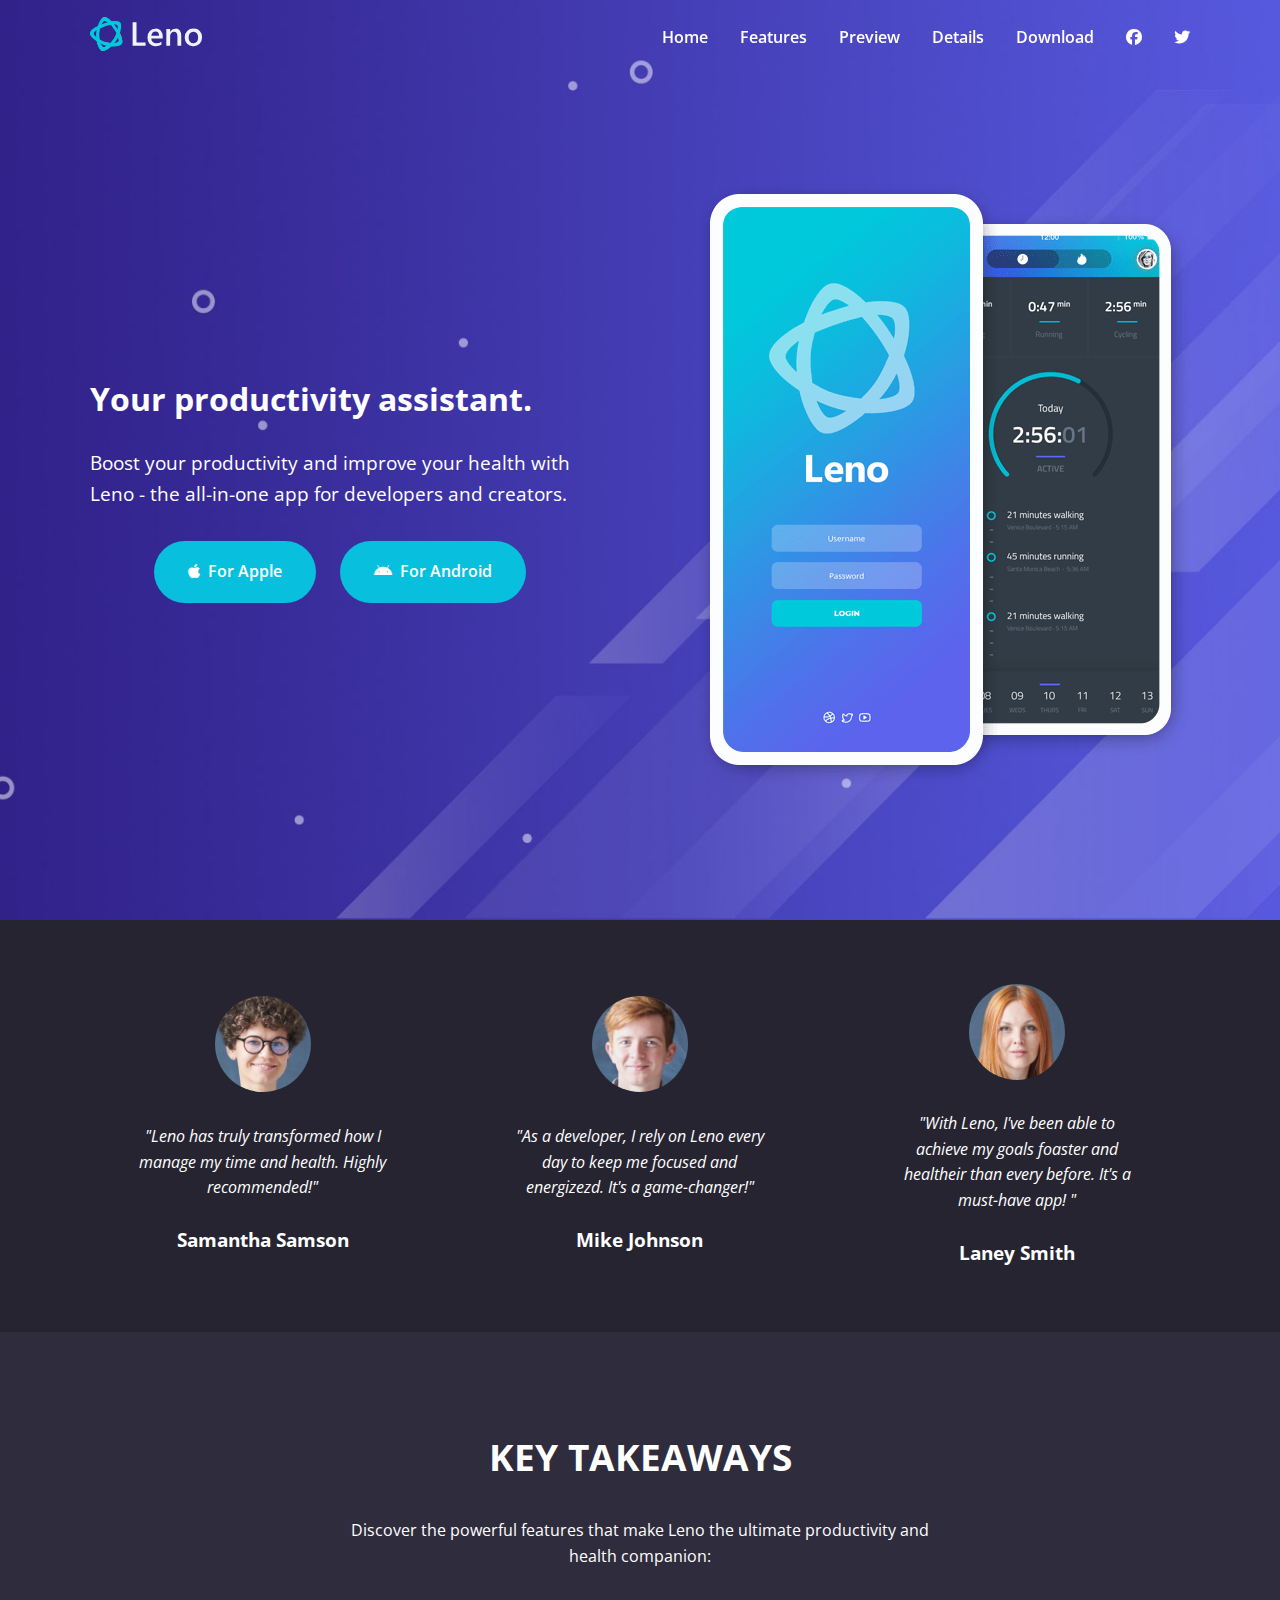
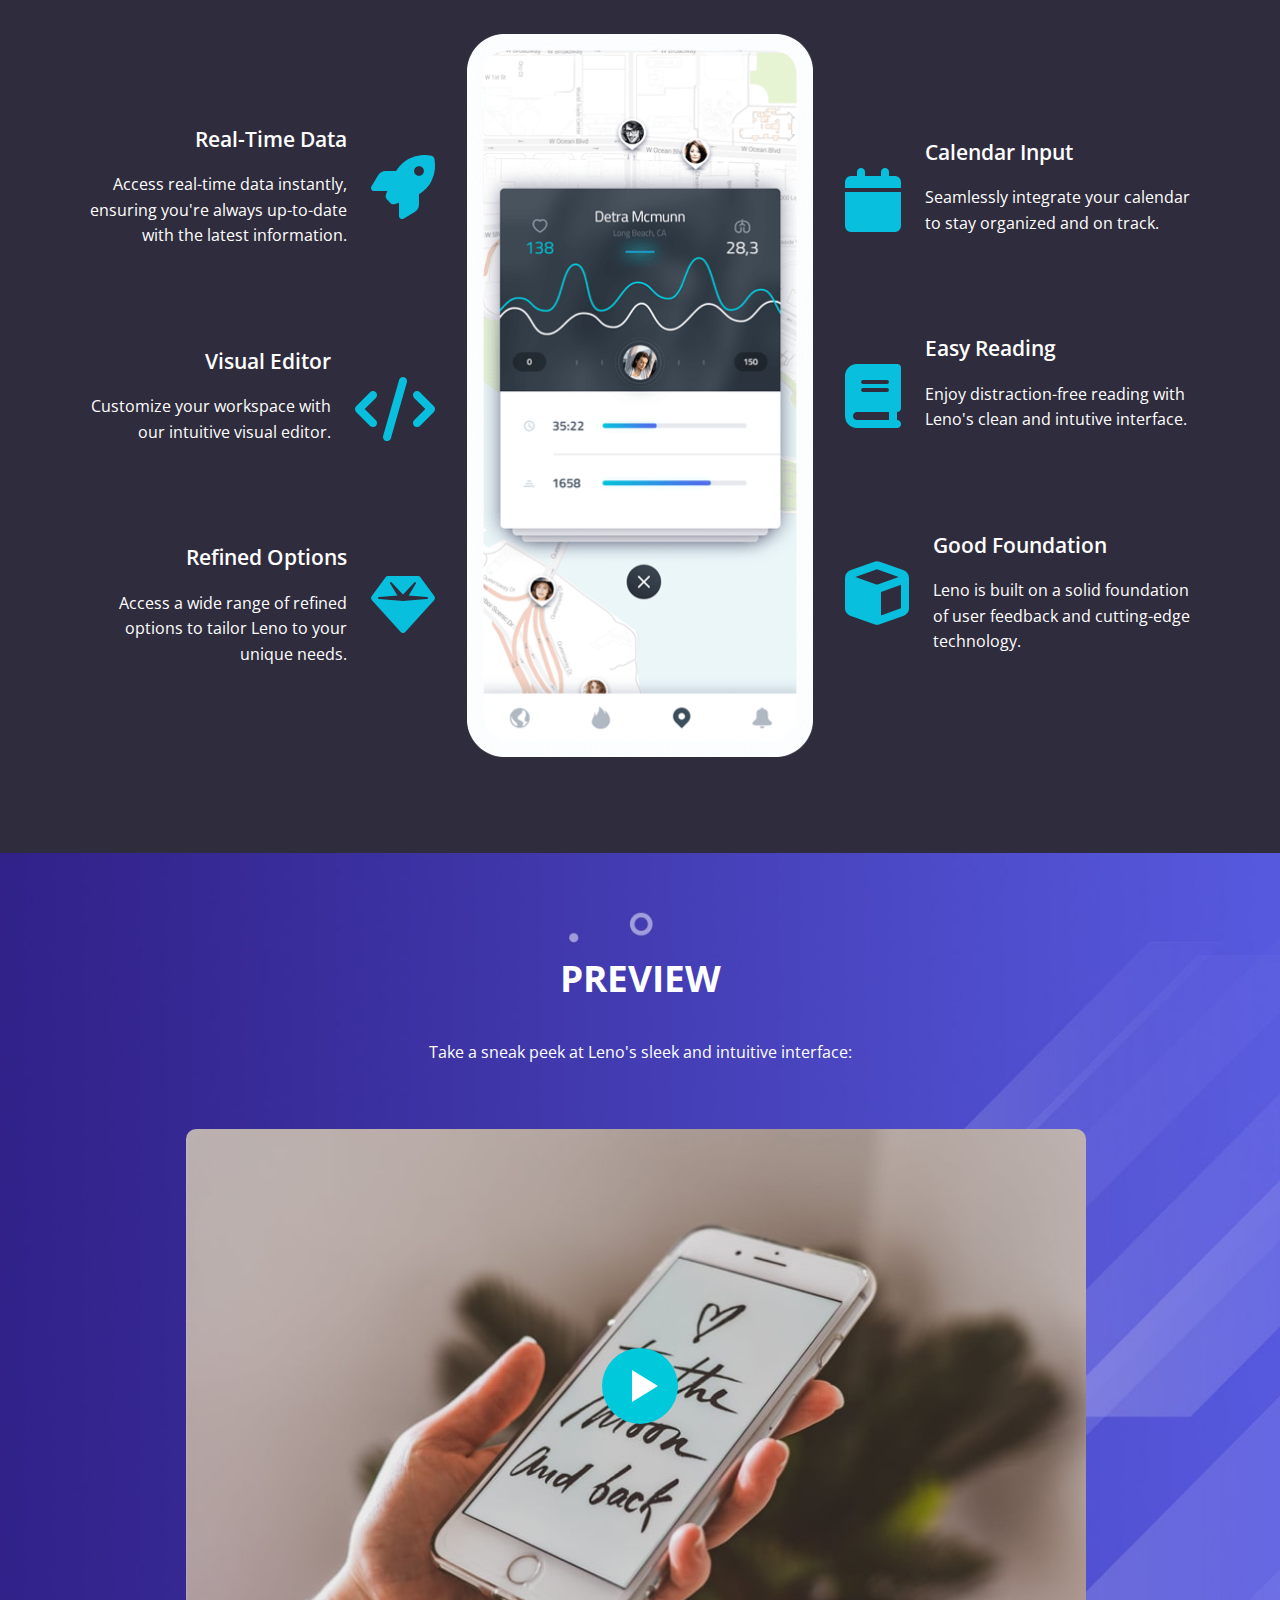
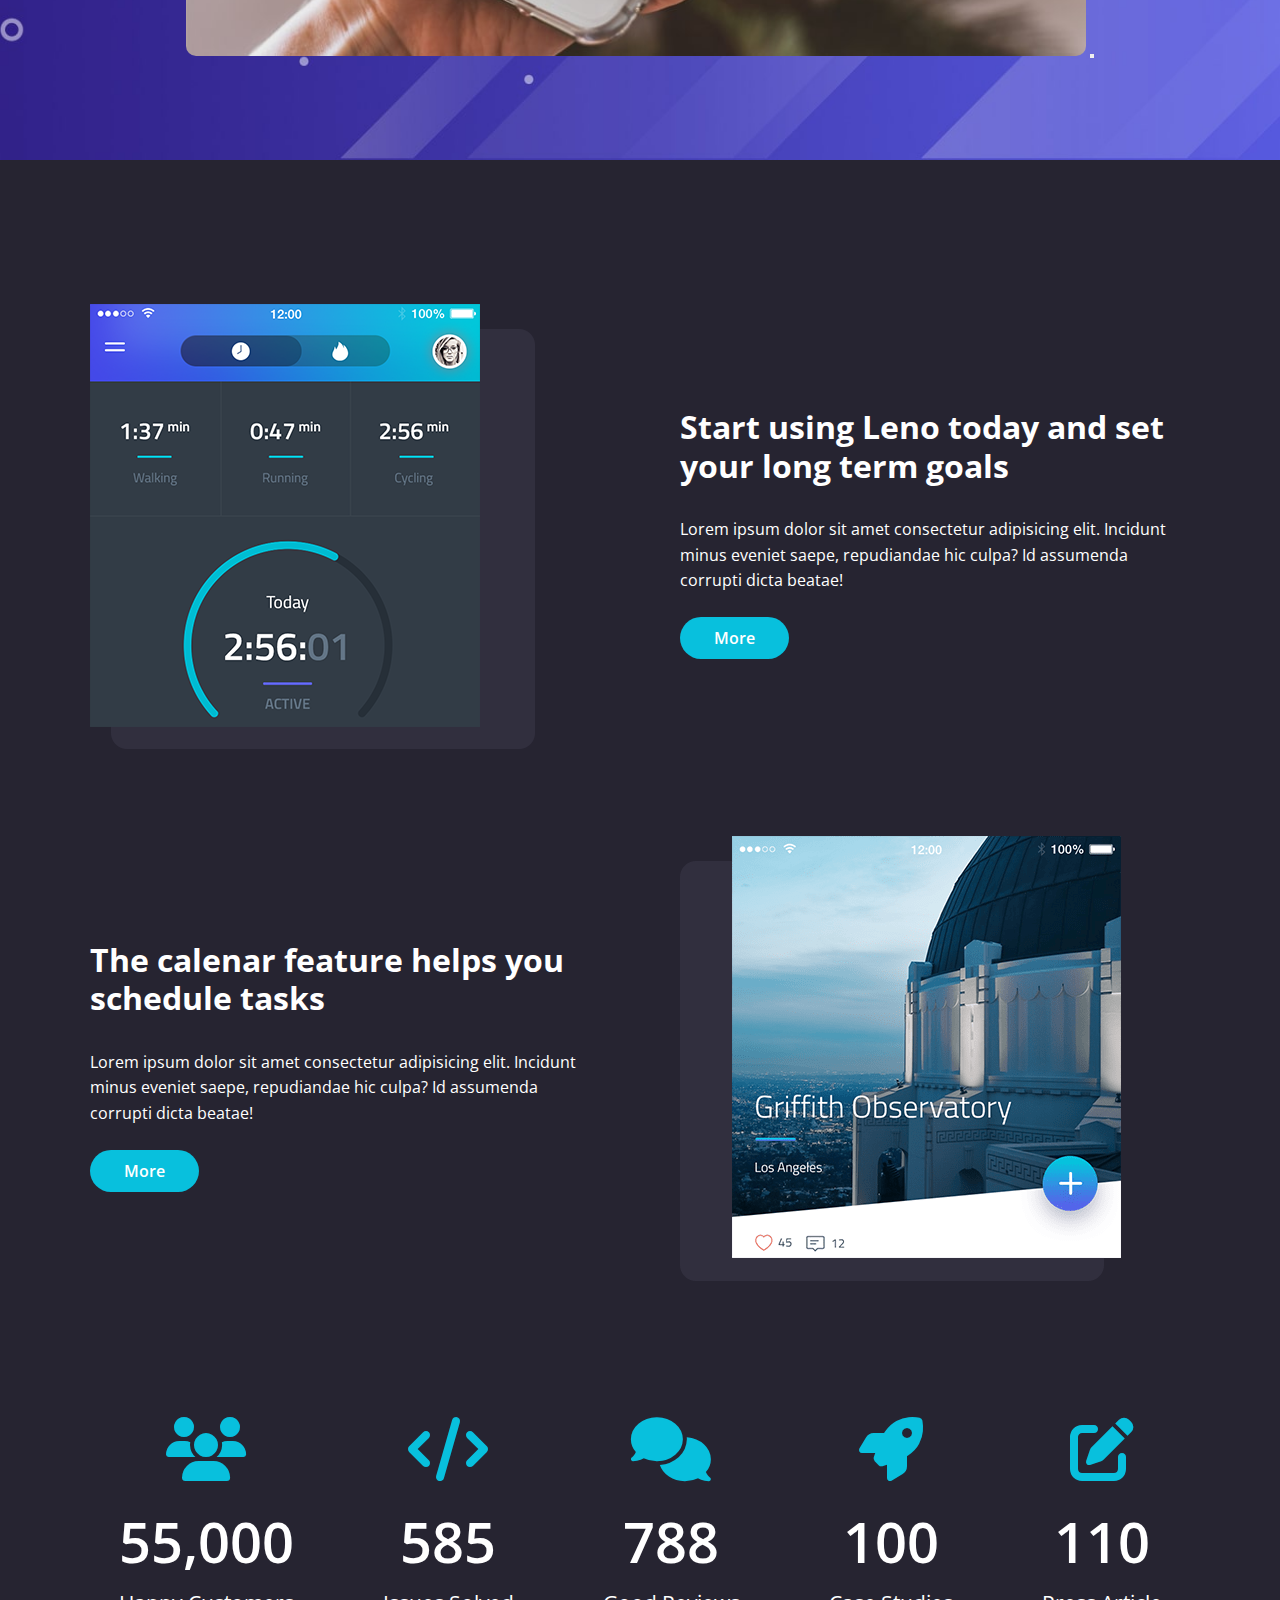
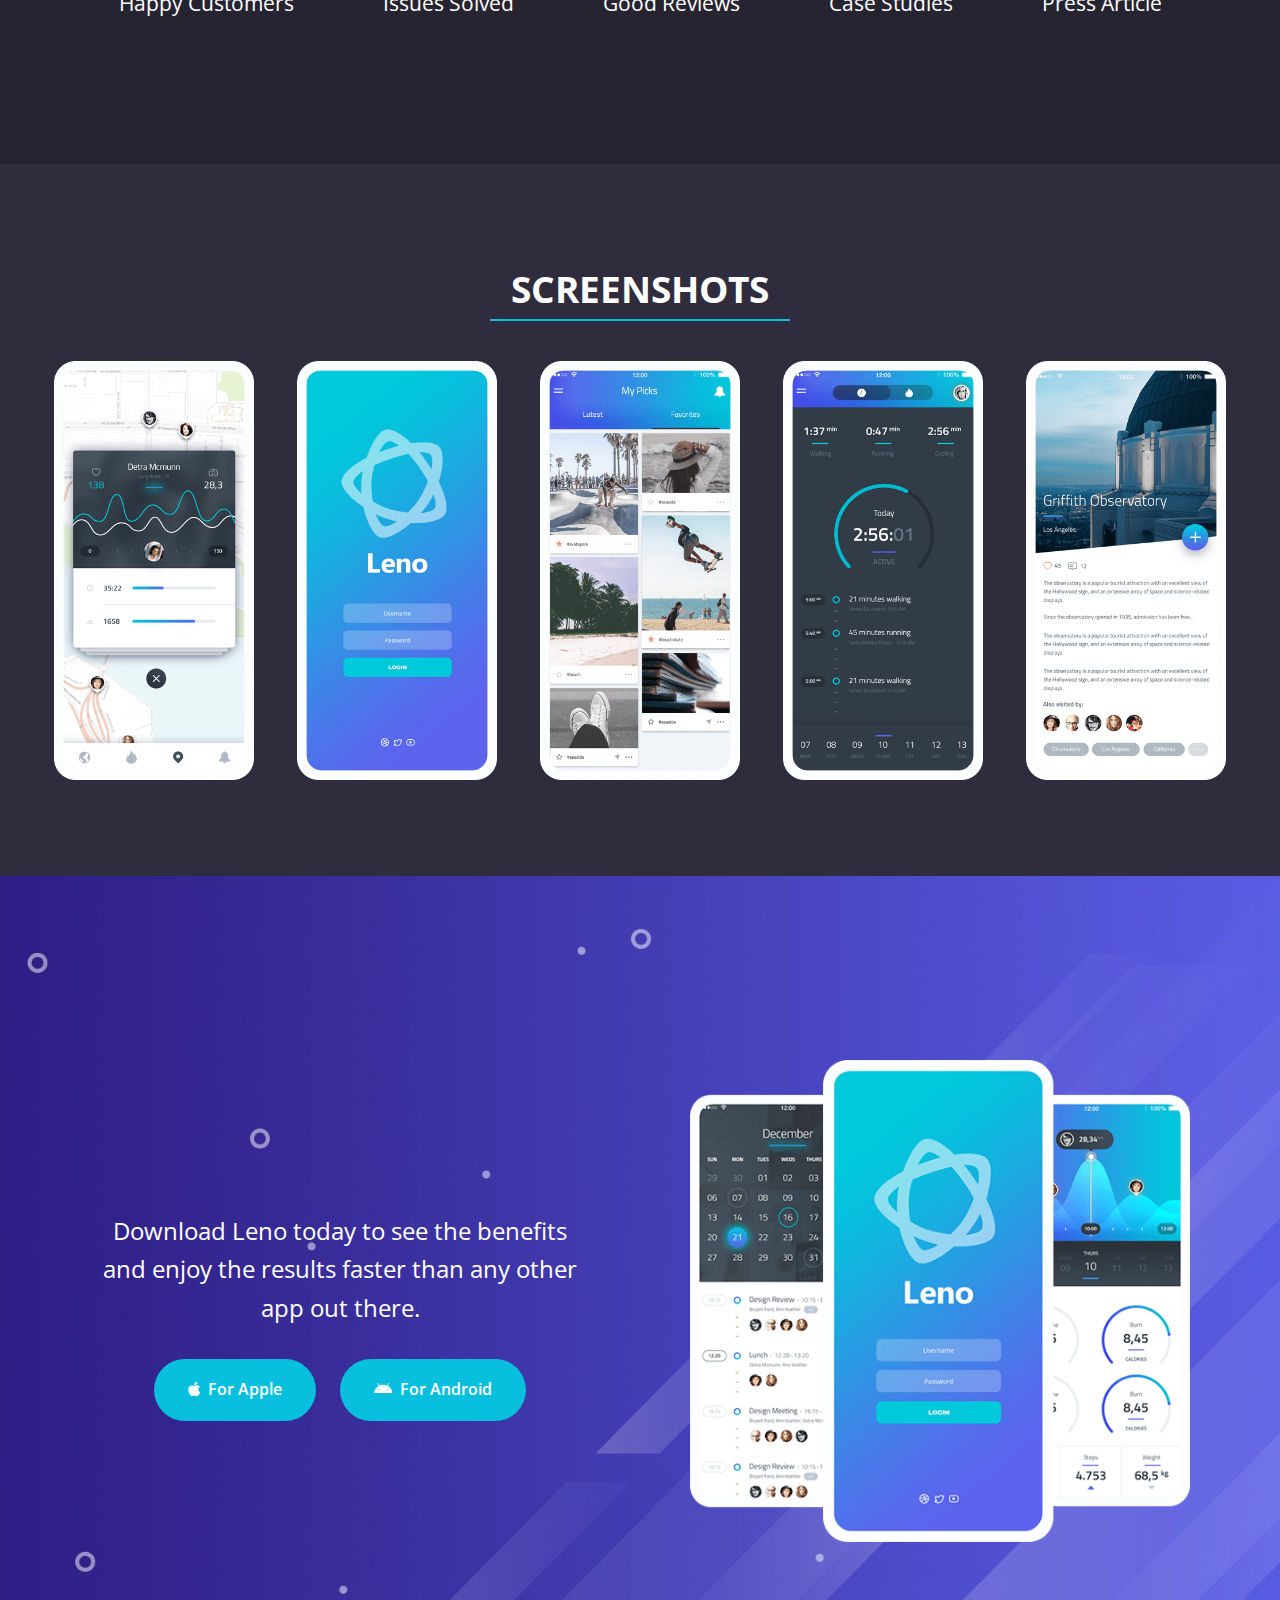
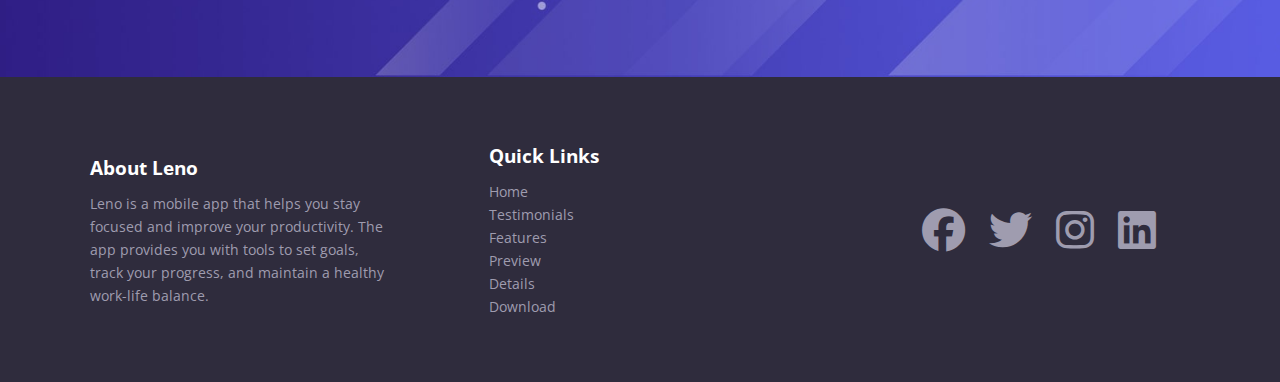
<file: index.html>
<!DOCTYPE html>
<html lang="en">

<head>
    <meta charset="UTF-8">
    <meta name="viewport" content="width=device-width, initial-scale=1.0">
    <link rel="preconnect" href="https://fonts.googleapis.com">
    <link rel="preconnect" href="https://fonts.gstatic.com" crossorigin>
    <link href="https://fonts.googleapis.com/css2?family=Open+Sans:ital,wght@0,300..800;1,300..800&display=swap"
        rel="stylesheet">
    <link rel="stylesheet" href="https://cdnjs.cloudflare.com/ajax/libs/font-awesome/6.7.2/css/all.min.css"
        integrity="sha512-Evv84Mr4kqVGRNSgIGL/F/aIDqQb7xQ2vcrdIwxfjThSH8CSR7PBEakCr51Ck+w+/U6swU2Im1vVX0SVk9ABhg=="
        crossorigin="anonymous" referrerpolicy="no-referrer" />
    <link rel="stylesheet" href="./css/styles.css">
    <link rel="icon" href="./images/favicon.png">
    <title>Leno App | Health & Productivity</title>
</head>

<body>
    <navbar class="navbar">
        <div class="navbar__container container">
            <div class="navbar__logo">
                <img src="./images/logo.svg" alt="Leno">
            </div>
            <div class="navbar__menu">
                <ul class="navbar__menu-list">
                    <li class="navbar__menu-item">
                        <a href="index.html" class="navbar__menu-link">Home</a>
                    </li>
                    <li class="navbar__menu-item">
                        <a href="index.html#features" class="navbar__menu-link">Features</a>
                    </li>
                    <li class="navbar__menu-item">
                        <a href="index.html#preview" class="navbar__menu-link">Preview</a>
                    </li>
                    <li class="navbar__menu-item">
                        <a href="index.html#details" class="navbar__menu-link">Details</a>
                    </li>
                    <li class="navbar__menu-item">
                        <a href="index.html#download" class="navbar__menu-link">Download</a>
                    </li>
                    <li class="navbar__menu-item">
                        <a href="#" class="navbar__menu-link--primary">
                            <i class="fa-brands fa-facebook"></i>
                        </a>
                    </li>
                    <li class="navbar__menu-item">
                        <a href="#" class="navbar__menu-link--primary">
                            <i class="fa-brands fa-twitter"></i>
                        </a>
                    </li>

                </ul>
            </div>
            <!-- Mobile Menu & Hamburger Icon -->
            <div class="navbar__mobile-menu">
                <div class="navbar__mobile-menu-toggle">
                    <i class="fas fa-bars fa-2x"></i>
                </div>
                <!-- Mobile Menu Items -->
                <div class="navbar__mobile-menu-items">
                    <ul class="navbar__mobile-menu-list">
                        <li class="navbar__mobile-menu-item">
                            <a href="index.html" class="navbar__mobile-menu-link">Home</a>
                        </li>
                        <li class="navbar__mobile-menu-item">
                            <a href="index.html#features" class="navbar__mobile-menu-link">Features</a>
                        </li>
                        <li class="navbar__mobile-menu-item">
                            <a href="index.html#preview" class="navbar__mobile-menu-link">Preview</a>
                        </li>
                        <li class="navbar__mobile-menu-item">
                            <a href="index.html#details" class="navbar__mobile-menu-link">Details</a>
                        </li>
                        <li class="navbar__mobile-menu-item">
                            <a href="index.html#download" class="navbar__mobile-menu-link">Download</a>
                        </li>
                        <li class="navbar__mobile-menu-item">
                            <a href="#" class="navbar__mobile-menu-link--primary">
                                <i class="fa-brands fa-facebook"></i>
                            </a>
                        </li>
                        <li class="navbar__mobile-menu-item">
                            <a href="#" class="navbar__mobile-menu-link--primary">
                                <i class="fa-brands fa-twitter"></i>
                            </a>
                        </li>
                    </ul>
                </div>
            </div>
        </div>
    </navbar>

    <!-- Hero -->
    <header class="hero">
        <div class="hero__container container">
            <div class="hero__content">
                <h1 class="hero__tile">
                    Your<span class="hero__title-primary"> productivity</span> assistant.
                </h1>
                <p class="hero__description">
                    Boost your productivity and improve your health with Leno - the all-in-one app for developers and
                    creators.
                </p>
                <div class="hero__buttons">
                    <a href="#download" class="hero__button btn">
                        <i class="fa-brands fa-apple"></i>For Apple
                    </a>
                    <a href="#download" class="hero__button btn">
                        <i class="fa-brands fa-android"></i>For Android
                    </a>
                </div>
            </div>
            <div class="hero__image">
                <img src="./images/header-smartphones.png" alt="Leno App">
            </div>
        </div>
    </header>

    <!-- Testimonials -->

    <section class="testimonials" id="testimonials">
        <div class="testimonials__container container">
            <div class="testimonials__card">
                <div class="testimonials__image">
                    <img src="./images/testimonial-1.jpg" alt="Testimonial 1">
                </div>
                <div class="testimonials__card--content">
                    <p class="testimonials__card-text">
                        "Leno has truly transformed how I manage my time and health. Highly recommended!"
                    </p>
                    <h3 class="testmonials__card-title">Samantha Samson</h3>
                </div>
            </div>
            <div class="testimonials__card">
                <div class="testimonials__image">
                    <img src="./images/testimonial-2.jpg" alt="Testimonial 2">
                </div>
                <div class="testimonials__card--content">
                    <p class="testimonials__card-text">
                        "As a developer, I rely on Leno every day to keep me focused and energizezd. It's a
                        game-changer!"
                    </p>
                    <h3 class="testmonials__card-title">Mike Johnson</h3>
                </div>
            </div>
            <div class="testimonials__card">
                <div class="testimonials__image">
                    <img src="./images/testimonial-3.jpg" alt="Testimonial 3">
                </div>
                <div class="testimonials__card--content">
                    <p class="testimonials__card-text">
                        "With Leno, I've been able to achieve my goals foaster and healtheir than every before. It's a
                        must-have app! "
                    </p>
                    <h3 class="testmonials__card-title">Laney Smith</h3>
                </div>
            </div>
        </div>
    </section>

    <!-- Features -->
    <section class="features" id="features">
        <div class="features__container container">
            <div class="features__content">
                <h2 class="features__title">Key Takeaways</h2>
                <p class="features__description">
                    Discover the powerful features that make Leno the ultimate productivity and health companion:
                </p>
                <div class="features__grid">
                    <!-- Grid column1 -->
                    <div class="features__grid-column features__grid-column-left">
                        <!-- Grid Item 1 -->
                        <div class="features__grid-item">
                            <div class="features__grid-item-text">
                                <h4 class="features__grid-item-text-title">
                                    Real-Time Data
                                </h4>
                                <p class="features__grid-item-text-description">
                                    Access real-time data instantly, ensuring you're always up-to-date with the latest
                                    information.
                                </p>
                            </div>
                            <div class="features__grid-item-icon">
                                <i class="fas fa-rocket fa-4x"></i>
                            </div>
                        </div>
                        <!-- Grid Item 2 -->
                        <div class="features__grid-item">
                            <div class="features__grid-item-text">
                                <h4 class="features__grid-item-text-title">
                                    Visual Editor
                                </h4>
                                <p class="features__grid-item-text-description">
                                    Customize your workspace with our intuitive visual editor.
                                </p>
                            </div>
                            <div class="features__grid-item-icon">
                                <i class="fas fa-code fa-4x"></i>
                            </div>
                        </div>
                        <!-- Grid Item 3 -->
                        <div class="features__grid-item">
                            <div class="features__grid-item-text">
                                <h4 class="features__grid-item-text-title">
                                    Refined Options
                                </h4>
                                <p class="features__grid-item-text-description">
                                    Access a wide range of refined options to tailor Leno to your unique needs.
                                </p>
                            </div>
                            <div class="features__grid-item-icon">
                                <i class="fas fa-gem fa-4x"></i>
                            </div>
                        </div>
                    </div>
                    <!-- Grid column2 -->
                    <div class="features__grid-column features__grid-column-center">
                        <img src="./images/features-smartphone-1.png" alt="Smart Phone">
                    </div>
                    <!-- Grid column3 -->
                    <div class="features__grid-column features__grid-column-right">
                        <!-- Grid Item 1 -->
                        <div class="features__grid-item">
                            <div class="features__grid-item-text">
                                <h4 class="features__grid-item-text-title">
                                    Calendar Input
                                </h4>
                                <p class="features__grid-item-text-description">
                                    Seamlessly integrate your calendar to stay organized and on track.
                                </p>
                            </div>
                            <div class="features__grid-item-icon">
                                <i class="fas fa-calendar fa-4x"></i>
                            </div>
                        </div>
                        <!-- Grid Item 2 -->
                        <div class="features__grid-item">
                            <div class="features__grid-item-text">
                                <h4 class="features__grid-item-text-title">
                                    Easy Reading
                                </h4>
                                <p class="features__grid-item-text-description">
                                    Enjoy distraction-free reading with Leno's clean and intutive interface.
                                </p>
                            </div>
                            <div class="features__grid-item-icon">
                                <i class="fas fa-book fa-4x"></i>
                            </div>
                        </div>
                        <!-- Grid Item 3 -->
                        <div class="features__grid-item">
                            <div class="features__grid-item-text">
                                <h4 class="features__grid-item-text-title">
                                    Good Foundation
                                </h4>
                                <p class="features__grid-item-text-description">
                                    Leno is built on a solid foundation of user feedback and cutting-edge technology.
                                </p>
                            </div>
                            <div class="features__grid-item-icon">
                                <i class="fas fa-cube fa-4x"></i>
                            </div>
                        </div>
                    </div>

                </div>
            </div>
        </div>
    </section>

    <!-- Modal -->
    <div class="modal" id="videoModal">
        <div class="modal__content">
            <span class="modal__close-button">&times;</span>
            <iframe src="" frameborder="0" id="videoPlayer" width="560" height="315" allowfullscreen></iframe>
        </div>
    </div>
    <!-- Preview -->
    <section class="preview" id="preview">
        <div class="preview__container container">
            <div class="preview__content">
                <h2 class="preview__title">Preview</h2>
                <p class="preview__description">
                    Take a sneak peek at Leno's sleek and intuitive interface:
                </p>
                <div class="preview__image-container">
                    <div class="preview__video-wrapper">
                        <img src="./images/video-frame.jpg" alt="Preview Image">
                        <button class="preview__video-button">
                            <span class="preview__video-play-button">
                                <span></span>
                            </span>
                        </button>
                    </div>
                </div>
            </div>
        </div>
    </section>

    <!-- Details -->
    <section class="details" id="details">
        <div class="details__container container">
            <div class="details__grid">
                <!-- Grid Item 1 -->
                <div class="details__grid-image">
                    <img src="./images/details-1.png" alt="Leno App">
                </div>
                <!-- Grid Item 2 -->
                <div class="details__grid-content">
                    <h3 class="details__grid-heading">
                        Start using Leno today and set your long term goals
                    </h3>
                    <p class="details__grid-description">Lorem ipsum dolor sit amet consectetur adipisicing elit.
                        Incidunt minus eveniet saepe, repudiandae hic culpa? Id assumenda corrupti dicta beatae!</p>
                    <a href="details.html" class="details__grid-button btn">More</a>
                </div>
                <!-- Grid Item 3 -->
                <div class="details__grid-content">
                    <h3 class="details__grid-heading">
                        The calenar feature helps you schedule tasks
                    </h3>
                    <p class="details__grid-description">Lorem ipsum dolor sit amet consectetur adipisicing elit.
                        Incidunt minus eveniet saepe, repudiandae hic culpa? Id assumenda corrupti dicta beatae!</p>
                    <a href="details.html" class="details__grid-button btn">More</a>
                </div>
                <!-- Grid Item 4 -->
                <div class="details__grid-image">
                    <img src="images/details-2.png" alt="Leno App">
                </div>

            </div>
            <!-- Icons -->
            <div class="details__icons">
                <div class="details__icons-item">
                    <i class="fas fa-users fa-4x"></i>
                    <div class="details__icons-amount">55,000</div>
                    <h4 class="details__icons-title">Happy Customers</h4>
                </div>
                <div class="details__icons-item">
                    <i class="fas fa-code fa-4x"></i>
                    <div class="details__icons-amount">585</div>
                    <h4 class="details__icons-title">Issues Solved</h4>
                </div>
                <div class="details__icons-item">
                    <i class="fas fa-comments fa-4x"></i>
                    <div class="details__icons-amount">788</div>
                    <h4 class="details__icons-title">Good Reviews</h4>
                </div>
                <div class="details__icons-item">
                    <i class="fas fa-rocket fa-4x"></i>
                    <div class="details__icons-amount">100</div>
                    <h4 class="details__icons-title">Case Studies</h4>
                </div>
                <div class="details__icons-item">
                    <i class="fas fa-edit fa-4x"></i>
                    <div class="details__icons-amount">110</div>
                    <h4 class="details__icons-title">Press Article</h4>
                </div>
            </div>
        </div>
    </section>

    <!-- Screenshots -->
    <section class="screenshots" id="screenshots">
        <div class="screenshots__container container">
            <div class="screenshots__content">
                <h2 class="screenshots__title">
                    Screenshots
                </h2>
                <div class="screenshots__images">
                    <img src="./images/screenshot-1.png" alt="Screenshot">
                    <img src="./images/screenshot-2.png" alt="Screenshot">
                    <img src="./images/screenshot-3.png" alt="Screenshot">
                    <img src="./images/screenshot-4.png" alt="Screenshot">
                    <img src="./images/screenshot-5.png" alt="Screenshot">
                </div>
            </div>
        </div>
    </section>

    <!-- Downloads -->
    <section class="download" id="download">
        <div class="download__container container">
            <div class="download__content">
                <p class="download__description">
                    Download Leno today to see the benefits and enjoy the results faster than any other app out there.
                </p>
                <div class="download__buttons">
                    <a href="details.html" class="download__button btn">
                        <i class="fa-brands fa-apple"></i>For Apple
                    </a>
                    <a href="details.html" class="download__button btn">
                        <i class="fa-brands fa-android"></i>For Android
                    </a>
                </div>
            </div>
            <div class="download__image">
                <img src="./images/download.png" alt="Download">
            </div>
        </div>
    </section>

    <!-- Footer -->
    <footer class="footer">
        <div class="footer__container container">
            <div class="footer__about">
                <h4 class="footer__title">
                    About Leno
                </h4>
                <p class="footer__description">
                    Leno is a mobile app that helps you stay focused and improve your productivity. The app provides you
                    with tools to set goals, track your progress, and maintain a healthy work-life balance.
                </p>
            </div>
            <div class="footer__links">
                <h4 class="footer__title">Quick Links</h4>
                <ul class="footer__links-list">
                    <li class="footer__links-item">
                        <a href="index.html" class="footer__links-link">Home</a>
                    </li>
                    <li class="footer__links-item">
                        <a href="index.html#testimonials" class="footer__links-link">Testimonials</a>
                    </li>
                    <li class="footer__links-item">
                        <a href="index.html#features" class="footer__links-link">Features</a>
                    </li>
                    <li class="footer__links-item">
                        <a href="index.html#preview" class="footer__links-link">Preview</a>
                    </li>
                    <li class="footer__links-item">
                        <a href="index.html#details" class="footer__links-link">Details</a>
                    </li>
                    <li class="footer__links-item">
                        <a href="index.html#download" class="footer__links-link">Download</a>
                    </li>
                </ul>
            </div>
            <div class="footer__social">
                <a href="#" class="footer__social-link">
                    <i class="fa-brands fa-facebook fa-3x"></i>
                </a>
                <a href="#" class="footer__social-link">
                    <i class="fa-brands fa-twitter fa-3x"></i>
                </a>
                <a href="#" class="footer__social-link">
                    <i class="fa-brands fa-instagram fa-3x"></i>
                </a>
                <a href="#" class="footer__social-link">
                    <i class="fa-brands fa-linkedin fa-3x"></i>
                </a>
            </div>
        </div>
    </footer>
    <script src="./js/script.js"></script>
</body>

</html>
</file>
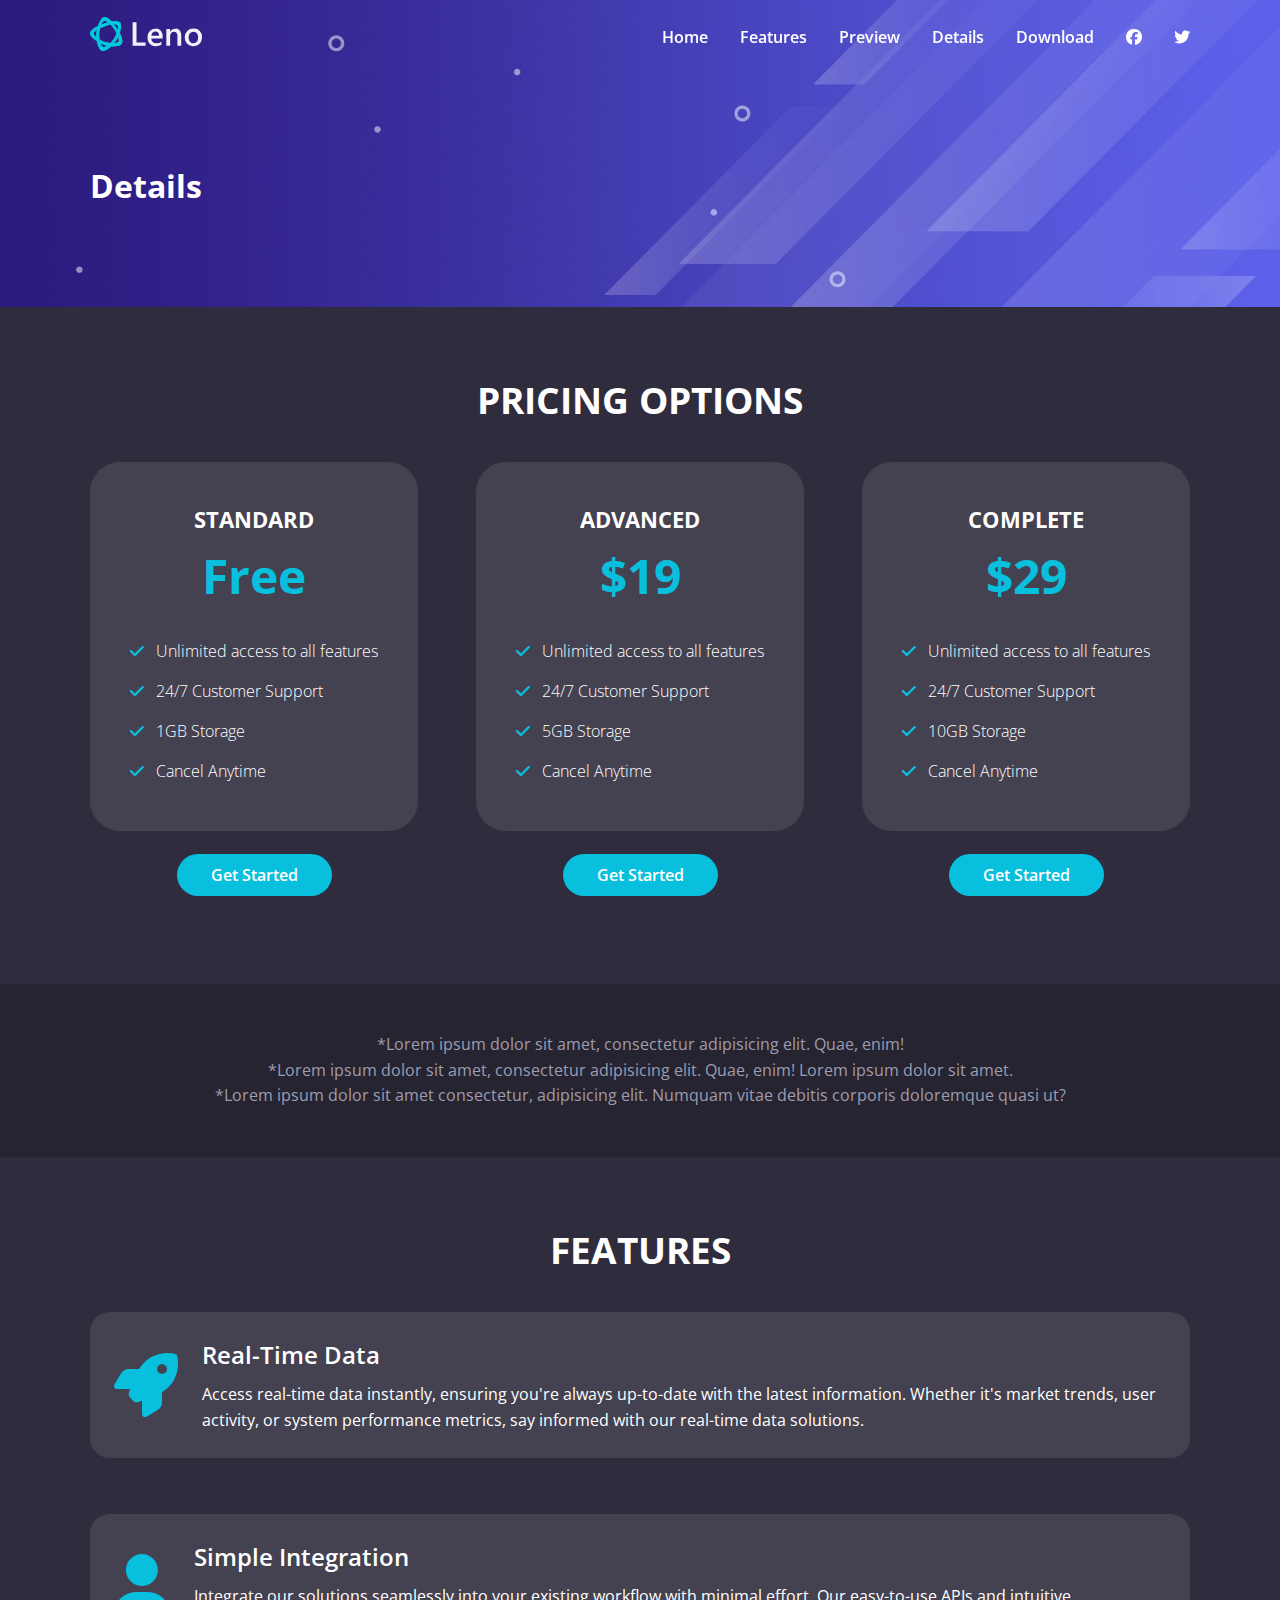
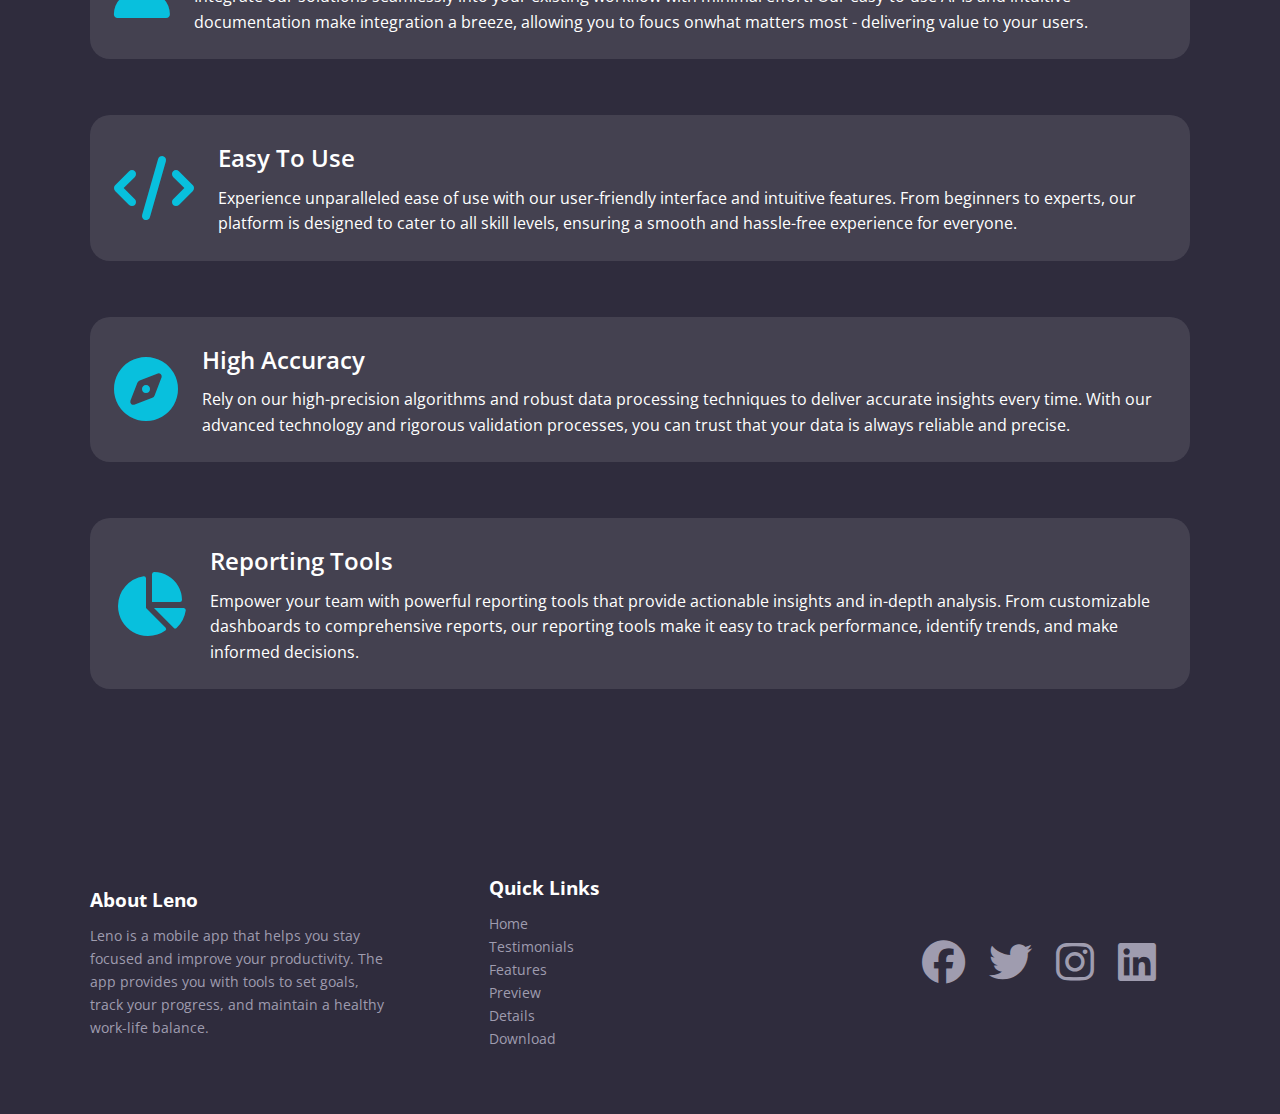
<file: details.html>
<!DOCTYPE html>
<html lang="en">

<head>
    <meta charset="UTF-8">
    <meta name="viewport" content="width=device-width, initial-scale=1.0">
    <link rel="preconnect" href="https://fonts.googleapis.com">
    <link rel="preconnect" href="https://fonts.gstatic.com" crossorigin>
    <link href="https://fonts.googleapis.com/css2?family=Open+Sans:ital,wght@0,300..800;1,300..800&display=swap"
        rel="stylesheet">
    <link rel="stylesheet" href="https://cdnjs.cloudflare.com/ajax/libs/font-awesome/6.7.2/css/all.min.css"
        integrity="sha512-Evv84Mr4kqVGRNSgIGL/F/aIDqQb7xQ2vcrdIwxfjThSH8CSR7PBEakCr51Ck+w+/U6swU2Im1vVX0SVk9ABhg=="
        crossorigin="anonymous" referrerpolicy="no-referrer" />
    <link rel="stylesheet" href="./css/styles.css">
    <link rel="icon" href="./images/favicon.png">
    <title>Leno App | Health & Productivity</title>
</head>

<body>
    <navbar class="navbar">
        <div class="navbar__container container">
            <div class="navbar__logo">
                <img src="./images/logo.svg" alt="Leno">
            </div>
            <div class="navbar__menu">
                <ul class="navbar__menu-list">
                    <li class="navbar__menu-item">
                        <a href="index.html" class="navbar__menu-link">Home</a>
                    </li>
                    <li class="navbar__menu-item">
                        <a href="index.html#features" class="navbar__menu-link">Features</a>
                    </li>
                    <li class="navbar__menu-item">
                        <a href="index.html#preview" class="navbar__menu-link">Preview</a>
                    </li>
                    <li class="navbar__menu-item">
                        <a href="index.html#details" class="navbar__menu-link">Details</a>
                    </li>
                    <li class="navbar__menu-item">
                        <a href="index.html#download" class="navbar__menu-link">Download</a>
                    </li>
                    <li class="navbar__menu-item">
                        <a href="#" class="navbar__menu-link--primary">
                            <i class="fa-brands fa-facebook"></i>
                        </a>
                    </li>
                    <li class="navbar__menu-item">
                        <a href="#" class="navbar__menu-link--primary">
                            <i class="fa-brands fa-twitter"></i>
                        </a>
                    </li>

                </ul>
            </div>
            <!-- Mobile Menu & Hamburger Icon -->
            <div class="navbar__mobile-menu">
                <div class="navbar__mobile-menu-toggle">
                    <i class="fas fa-bars fa-2x"></i>
                </div>
                <!-- Mobile Menu Items -->
                <div class="navbar__mobile-menu-items">
                    <ul class="navbar__mobile-menu-list">
                        <li class="navbar__mobile-menu-item">
                            <a href="index.html" class="navbar__mobile-menu-link">Home</a>
                        </li>
                        <li class="navbar__mobile-menu-item">
                            <a href="index.html#features" class="navbar__mobile-menu-link">Features</a>
                        </li>
                        <li class="navbar__mobile-menu-item">
                            <a href="index.html#preview" class="navbar__mobile-menu-link">Preview</a>
                        </li>
                        <li class="navbar__mobile-menu-item">
                            <a href="index.html#details" class="navbar__mobile-menu-link">Details</a>
                        </li>
                        <li class="navbar__mobile-menu-item">
                            <a href="index.html#download" class="navbar__mobile-menu-link">Download</a>
                        </li>
                        <li class="navbar__mobile-menu-item">
                            <a href="#" class="navbar__mobile-menu-link--primary">
                                <i class="fa-brands fa-facebook"></i>
                            </a>
                        </li>
                        <li class="navbar__mobile-menu-item">
                            <a href="#" class="navbar__mobile-menu-link--primary">
                                <i class="fa-brands fa-twitter"></i>
                            </a>
                        </li>
                    </ul>
                </div>
            </div>
        </div>
    </navbar>

    <!-- Inner Header -->
    <header class="inner-header">
        <div class="inner-header__container container">
            <h1 class="inner-header__title">Details</h1>
        </div>
    </header>

    <!-- Pricing -->
    <section class="pricing">
        <div class="pricing__container container">
            <h2 class="pricing__title">Pricing Options</h2>
            <div class="pricing__cards">
                <!-- Pricing Card 1 -->
                <div class="pricing__card">
                    <div class="pricing__card-box">
                        <h4 class="pricing__card-title">Standard</h4>
                        <h3 class="pricing__card-price">Free</h3>
                        <div class="pricing__card-body">
                            <ul class="pricing__card-list">
                                <li class="pricing__card-item">
                                    <i class="fas fa-check"></i>
                                    Unlimited access to all features
                                </li>
                                <li class="pricing__card-item">
                                    <i class="fas fa-check"></i>
                                    24/7 Customer Support
                                </li>
                                <li class="pricing__card-item">
                                    <i class="fas fa-check"></i>
                                    1GB Storage
                                </li>
                                <li class="pricing__card-item">
                                    <i class="fas fa-check"></i>
                                    Cancel Anytime
                                </li>
                            </ul>
                        </div>
                    </div>
                    <a href="#" class="pricing__card-button btn">Get Started</a>
                </div>
                <!-- Pricing Card 2 -->
                <div class="pricing__card">
                    <div class="pricing__card-box">
                        <h4 class="pricing__card-title">Advanced</h4>
                        <h3 class="pricing__card-price">$19</h3>
                        <div class="pricing__card-body">
                            <ul class="pricing__card-list">
                                <li class="pricing__card-item">
                                    <i class="fas fa-check"></i>
                                    Unlimited access to all features
                                </li>
                                <li class="pricing__card-item">
                                    <i class="fas fa-check"></i>
                                    24/7 Customer Support
                                </li>
                                <li class="pricing__card-item">
                                    <i class="fas fa-check"></i>
                                    5GB Storage
                                </li>
                                <li class="pricing__card-item">
                                    <i class="fas fa-check"></i>
                                    Cancel Anytime
                                </li>
                            </ul>
                        </div>
                    </div>
                    <a href="#" class="pricing__card-button btn">Get Started</a>
                </div>
                <!-- Pricing Card 3 -->
                <div class="pricing__card">
                    <div class="pricing__card-box">
                        <h4 class="pricing__card-title">Complete</h4>
                        <h3 class="pricing__card-price">$29</h3>
                        <div class="pricing__card-body">
                            <ul class="pricing__card-list">
                                <li class="pricing__card-item">
                                    <i class="fas fa-check"></i>
                                    Unlimited access to all features
                                </li>
                                <li class="pricing__card-item">
                                    <i class="fas fa-check"></i>
                                    24/7 Customer Support
                                </li>
                                <li class="pricing__card-item">
                                    <i class="fas fa-check"></i>
                                    10GB Storage
                                </li>
                                <li class="pricing__card-item">
                                    <i class="fas fa-check"></i>
                                    Cancel Anytime
                                </li>
                            </ul>
                        </div>
                    </div>
                    <a href="#" class="pricing__card-button btn">Get Started</a>
                </div>
            </div>
        </div>
    </section>

    <!-- Pricing Notes -->
    <section class="pricing-notes">
        <div class="pricing-notes__container container">
            <p class="pricing-notes__text">
                *Lorem ipsum dolor sit amet, consectetur adipisicing elit. Quae, enim!
            </p>
            <p class="pricing-notes__text">
                *Lorem ipsum dolor sit amet, consectetur adipisicing elit. Quae, enim! Lorem ipsum dolor sit amet.
            </p>
            <p class="pricing-notes__text">
                *Lorem ipsum dolor sit amet consectetur, adipisicing elit. Numquam vitae debitis corporis doloremque
                quasi ut?
            </p>
        </div>
    </section>

    <!-- Details Features -->
    <section class="details-features">
        <div class="details-features__container container">
            <h2 class="details-features__title">Features</h2>
            <div class="details-featuress__list">
                <!-- Item 1 -->
                <div class="details-features__list-item">
                    <i class="fas fa-rocket fa-4x"></i>
                    <div class="details-features__list-text">
                        <h3 class="details-features__list-title">Real-Time Data</h3>
                        <p class="details-features__list-description">
                            Access real-time data instantly, ensuring you're always up-to-date with the latest
                            information. Whether it's market trends, user activity, or system performance metrics, say
                            informed with our real-time data solutions.
                        </p>
                    </div>
                </div>
                <!-- Item 2 -->
                <div class="details-features__list-item">
                    <i class="fas fa-user fa-4x"></i>
                    <div class="details-features__list-text">
                        <h3 class="details-features__list-title">Simple Integration</h3>
                        <p class="details-features__list-description">
                            Integrate our solutions seamlessly into your existing workflow with minimal effort. Our
                            easy-to-use APIs and intuitive documentation make integration a breeze, allowing you to
                            foucs onwhat matters most - delivering value to your users.
                        </p>
                    </div>
                </div>
                <!-- Item 3 -->
                <div class="details-features__list-item">
                    <i class="fas fa-code fa-4x"></i>
                    <div class="details-features__list-text">
                        <h3 class="details-features__list-title">Easy To Use</h3>
                        <p class="details-features__list-description">
                            Experience unparalleled ease of use with our user-friendly interface and intuitive features.
                            From beginners to experts, our platform is designed to cater to all skill levels, ensuring a
                            smooth and hassle-free experience for everyone.
                        </p>
                    </div>
                </div>
                <!-- Item 4 -->
                <div class="details-features__list-item">
                    <i class="fas fa-compass fa-4x"></i>
                    <div class="details-features__list-text">
                        <h3 class="details-features__list-title">High Accuracy</h3>
                        <p class="details-features__list-description">
                            Rely on our high-precision algorithms and robust data processing techniques to deliver
                            accurate insights every time. With our advanced technology and rigorous validation
                            processes, you can trust that your data is always reliable and precise.
                        </p>
                    </div>
                </div>
                <!-- Item 5 -->
                <div class="details-features__list-item">
                    <i class="fas fa-chart-pie fa-4x"></i>
                    <div class="details-features__list-text">
                        <h3 class="details-features__list-title">Reporting Tools</h3>
                        <p class="details-features__list-description">
                            Empower your team with powerful reporting tools that provide actionable insights and
                            in-depth analysis. From customizable dashboards to comprehensive reports, our reporting
                            tools make it easy to track performance, identify trends, and make informed decisions.
                        </p>
                    </div>
                </div>

            </div>
        </div>
    </section>

    <!-- Footer -->
    <footer class="footer">
        <div class="footer__container container">
            <div class="footer__about">
                <h4 class="footer__title">
                    About Leno
                </h4>
                <p class="footer__description">
                    Leno is a mobile app that helps you stay focused and improve your productivity. The app provides you
                    with tools to set goals, track your progress, and maintain a healthy work-life balance.
                </p>
            </div>
            <div class="footer__links">
                <h4 class="footer__title">Quick Links</h4>
                <ul class="footer__links-list">
                    <li class="footer__links-item">
                        <a href="index.html" class="footer__links-link">Home</a>
                    </li>
                    <li class="footer__links-item">
                        <a href="index.html#testimonials" class="footer__links-link">Testimonials</a>
                    </li>
                    <li class="footer__links-item">
                        <a href="index.html#features" class="footer__links-link">Features</a>
                    </li>
                    <li class="footer__links-item">
                        <a href="index.html#preview" class="footer__links-link">Preview</a>
                    </li>
                    <li class="footer__links-item">
                        <a href="index.html#details" class="footer__links-link">Details</a>
                    </li>
                    <li class="footer__links-item">
                        <a href="index.html#download" class="footer__links-link">Download</a>
                    </li>
                </ul>
            </div>
            <div class="footer__social">
                <a href="#" class="footer__social-link">
                    <i class="fa-brands fa-facebook fa-3x"></i>
                </a>
                <a href="#" class="footer__social-link">
                    <i class="fa-brands fa-twitter fa-3x"></i>
                </a>
                <a href="#" class="footer__social-link">
                    <i class="fa-brands fa-instagram fa-3x"></i>
                </a>
                <a href="#" class="footer__social-link">
                    <i class="fa-brands fa-linkedin fa-3x"></i>
                </a>
            </div>
        </div>
    </footer>
    <script src="./js/script.js"></script>
</body>

</html>
</file>
<file: css/styles.css>
*,
*::before,
*::after {
    margin: 0;
    padding: 0;
    box-sizing: border-box;
}

:root {
    --primary-color: #08c0dd;
    --secondary-color: #262431;
    --tertiary-color: #2f2c3d;
}

html,
body {
    font-family: 'Open Sans', sans-serif;
    background: var(--secondary-color);
    color: #fff;
    line-height: 1.6;
    scroll-behavior: smooth;
}

a {
    color: #fff;
    text-decoration: none;
}

ul {
    list-style: none;
}

img {
    max-width: 100%;
}

.container {
    max-width: 1100px;
    margin: 0 auto;
}

.btn  {
    padding: 0.5rem 2rem;
    background-color: var(--primary-color);
    border: 2px solid transparent;
    color: #fff;
    font-weight: 600;
    border-radius: 50px;
    transition: background-color 0.3s ease;

    &:hover {
        background-color: var(--secondary-color);
        border-color: var(--primary-color);
    }

}
/* Navbar */
.navbar {
    padding: 1rem 2rem;
    position: fixed;
    top:0;
    right: 0;
    left: 0;
    z-index:1000;
    background-color: transparent;
    transition: background-color 0.3s ease-in-out;
}

.navbar.navbar--scroll {
    background-color: rgba(38, 36, 49, 0.8);
    backdrop-filter: blur(10px);
}
.navbar__container {
    display: flex;
    justify-content: space-between;
    align-items: center;
}
.navbar__logo img {
    width: 112px;
    height: 36px;
}

.navbar__menu-list {
    display: flex;
    align-items: center;
    gap: 2rem;
    font-weight: 600;
}

.navbar__menu-link:hover,
.navbar__mobile-menu-link:hover{
    color: var(--primary-color);
}

.navbar__menu-link--primary,
.navbar__mobile-menu-link--primary {
    color: var(--primary-color);
}

.navbar__menu-link--primary,
.navbar__mobile-menu-link--primary:hover {
    color: #fff;
}

.navbar__mobile-menu-items {
    transform: translateX(100%);   
}

.navbar__mobile-menu-items.active {
    transform: translateX(0);   
}

/* Hero */
.hero {
    background: #000 url('../images/header-background.jpg') center center/cover no-repeat;
    padding: 11.5rem 2rem 8rem;
}
.hero__container {
    display: flex;
    justify-content: space-between;
    align-items: center;
    gap: 2rem;
}

.hero__content {
    max-width: 500px;
}
.hero__title {
    font-size: 3.5rem;
    text-transform: uppercase;
    font-weight: 700;
    line-height: 1.2;
}

.hero__title--primary {
    color: var(--primary-color);
}
.hero__description {
    margin-top: 1.5rem;
    font-size: 1.2rem;
    line-height: 1.6;;
}

.hero__image img {
    max-width: 500px;
}
.hero__buttons {
    display: flex;
    align-self: center;
    justify-content: center;
    gap: 1.5rem;
    margin-top: 2rem;
}

.hero__button {
    padding: 1rem 2rem;
}

.hero__button i {
    margin-right: 0.5rem;
}
/* Mobile Menu */
.navbar__mobile-menu {
    display: none;
    cursor: pointer;
}
.navbar__mobile-menu-items {
    position: absolute;
    top: 100%;
    left: 0;
    width: 100%;
    background: var(--secondary-color);
    opacity: 0.95;
    padding: 3rem 2rem;
    text-align: center;
    box-shadow: 0 2px 5px rgba(255, 255, 255, 0.1);
    border-top: 1px solid rgba(255, 255, 255, 0.1);
    transition: transform 0.3s ease-in-out;;

}
.navbar__mobile-menu-list {
    display: flex;
    flex-direction: column;
    gap: 2rem;
    font-size: 1.2rem;
}

/* Testimonials */
.testimonials {
    padding: 4rem 2rem;
    text-align: center;
}

.testimonials__container {
    display: grid;
    grid-template-columns: repeat(3, 1fr);
    gap: 2rem;
    align-items: center;
    justify-content: center;
}

.testimonials__card {
    padding: 0 3rem;
}

.testimonials__image img {
    width: 96px;
    height: 96px;
    border-radius: 50%;
    margin-right: auto;
    margin-left: auto;
    margin-bottom: 1.5rem;
}

.testimonials__card-text {
    font-style: italic;
    margin-bottom: 1.5rem;
}

/* Features */
.features {
    background-color: var(--tertiary-color);
    padding: 6rem 2rem;
}

.features__container {
    text-align: center;
}

.features__title {
    font-size: 2.3rem;
    margin-bottom: 2rem;
    text-transform: uppercase;
}

.features__description {
    max-width: 600px;
    margin: 1rem auto 4rem;
}

.features__grid {
    display: grid;
    grid-template-columns: repeat(3, 1fr);
    gap: 2rem;
}

.features__grid-column {
    display: flex;
    flex-direction: column;
    align-items: center;
    justify-content: center;
    gap: 6rem;
}

.features__grid-item {
    display: flex;
    align-items: start;
    justify-content: start;
    text-align: right;
    gap: 1.5rem;
}

.features__grid-item-text-title {
    font-size: 1.3rem;
    font-weight: 600;
    margin-bottom: 1rem;
}

.features__grid-item-icon {
    margin-top: 2rem;
}

.features__grid-item-icon i {
    color: var(--primary-color);
}

.features__grid-column-right .features__grid-item{
    flex-direction: row-reverse;
    text-align: left;
}

/* Preview */
.preview {
    background: url('../images/video-background.jpg') center center/cover no-repeat;
}

.preview__container{
    padding: 6rem 2rem;
    text-align: center;
}

.preview__title {
    font-size: 2.3rem;
    margin-bottom: 2rem;
    text-transform: uppercase;
}

.preview__description {
    max-width: 600px;
    margin: 1rem auto 4rem;

}
.preview__video-wrapper {
    position: relative;
}

.preview__video-wrapper img {
    width: 100%;
    max-width: 900px;
    border-radius: 10px;
}

/* Play Button Container */
.preview__video-play-button {
    position: absolute;
    top: 48%;
    left: 50%;
    transform: translateX(-50%) translateY(-50%);
    z-index: 10;
    display: block;
    box-sizing: content-box;
    width: 2rem;
    height: 2.75rem;
    border-radius: 50%;
    cursor: pointer;
    padding: 1.25rem 1.25rem 1.25rem 1.75rem;
}

/* Play Button Circle */
.preview__video-play-button::after {
    content: '';
    position: absolute;
    top: 50%;
    left: 50%;
    transform: translateX(-50%) translateY(-50%);
    z-index: 1;
    background: #00c9db;
    height: 4.375rem;
    width: 4.375rem;
    border-radius: 50%;
    display: block;
    transition: all 200ms;
}

/* Play Button Triangle */

.preview__video-play-button span {
    position: relative;
    display: block;
    z-index: 3;
    top: 0.375rem;
    left: 0.25rem;
    width: 0;
    height: 0;
    border-left: 1.625rem solid #fff;
    border-top: 1rem solid transparent;
    border-bottom: 1rem solid transparent; 
}

/* Play Button Animation */
.preview__video-play-button::before {
    content: '';
    position: absolute;
    top: 50%;
    left: 50%;
    z-index: 0;
    transform: translateX(-50%) translateY(-50%);
    display: block;
    width: 4.75rem;
    height: 4.75rem;
    background: #00c9db;
    border-radius: 50%;
    animation: pulse-border 1500ms ease-out infinite;
}

@keyframes pulse-border {
    0% {
        transform: translateX(-50%) translateY(-50%) scale(1);
        opacity: 1;
    }

    100% {
        transform: translateX(-50%) translateY(-50%) scale(1.5);
        opacity: 0;
    }
}


/* Modal */
.modal {
    display: none;
    position: fixed;
    z-index: 999;
    left: 0;
    top: 0;
    width: 100%;
    height: 100%;
    overflow: auto;
    background-color: rgba(0, 0, 0, 0.5);
}

.modal__content {
    background-color: rgba(0, 0, 0, 0.5);
    margin: 10% auto;
    padding: 20px;
    border: 1px solid #888;
    border-radius: 10px;
    max-width: 600px;
    position: relative;
}

.modal__close-button{
    position: absolute;
    top: 10px;
    right: 20px;
    font-size: 40px;
    cursor: pointer;
}

/* Details */
.details {
    padding: 9rem 2rem;
}
.details__grid {
    display: grid;
    grid-template-columns: repeat(2, 1fr);
    gap: 5rem;
    align-items: center;
    justify-content: center;

}

.details__grid-content {
    max-width: 500px;
    width: 100%;
}

.details__grid-heading {
    font-size: 2rem;
    margin-bottom: 2rem;
    line-height: 1.2;
}

.details__grid-description {
    line-height: 1.6;
    margin-bottom: 2rem;
}

/* Details Icons */
.details__icons {
    display: flex;
    flex-wrap: wrap;
    margin-top: 8rem;
    gap: 2rem;
    justify-content: space-around;
    text-align: center;
}

.details__icons i {
    color: var(--primary-color);
    margin-bottom: 1rem;
}

.details__icons-amount {
    font-size: 3.5rem;
    font-weight: 600;
}

.details__icons-title {
    font-size: 1.3rem;
    font-weight: 400;
}

/* Screenshots */
.screenshots {
    padding: 6rem 2rem;
    background: var(--tertiary-color);
    text-align: center;
}

.screenshots__container {
    max-width: 1200px;
}

.screenshots__title {
    font-size: 2.3rem;
    text-transform: uppercase;
    border-bottom: 2px solid var(--primary-color);
    width: 300px;
    margin: 0 auto 2.5rem;
}

.screenshots__images {
    display: flex;
    justify-content: space-between;
    gap: 1rem;
    flex-wrap: wrap;
}

.screenshots__images img {
    width: 100%;
    max-width: 200px;
    margin: 0 auto;
}

/* Downloads */
.download {
    background: #000 url('../images/download-background.jpg') center center/cover no-repeat;
    padding: 11.5rem 2rem 8rem;
}

.download__container {
    display: flex;
    justify-content: space-between;
    align-items: center;
    gap: 2rem;
}

.download__content {
    max-width: 500px;
}

.download__description {
    font-size: 1.5rem;
    margin-top: 1.5rem;
    line-height: 1.6;
    text-align: center;
}

.download__image img {
    width: 100%;
    max-width: 500px;
}

.download__buttons {
    display: flex;
    align-items: center;
    justify-content: center;
    gap: 1.5rem;
    margin-top: 2rem;
}

.download__button {
    padding: 1rem 2rem;
}

.download__button i {
    margin-right: 0.5rem;
}

/* Footer */
.footer {
    background: var(--tertiary-color);
    color: #9f9caf;
    padding: 4rem 2rem;
    font-size: 0.9rem;
}


.footer__links-link, 
.footer__social-link {
    color: #9f9caf;
}

.footer__links-link:hover, 
.footer__social-link:hover {
    color: #fff;
}

.footer__container {
    display: grid;
    grid-template-columns: repeat(3, 1fr);
    justify-content: space-between;
    align-items: center;
    gap: 6rem;
}

.footer__title {
    font-size: 1.2rem;
    color: #fff;
    margin-bottom: 0.5rem;

}

.footer__social {
    display: flex;
    gap: 1.5rem;
    justify-content: center;
}

/* Inner Header */
.inner-header {
    background: #000 url('../images/header-background.jpg') center center/cover no-repeat;
    padding: 10rem 2rem 6rem;
}

/* Pricing */
.pricing {
    background: var(--tertiary-color);
    padding: 4rem 2rem 6rem;
}

.pricing__title {
    font-size: 2.3rem;
    margin-bottom: 2rem;
    text-transform: uppercase;
    text-align: center;
}

.pricing__cards {
    display: flex;
    justify-content: space-between;
    align-items: center;
    text-align: center;
    gap: 2rem;
}

.pricing__card-box {
    background: rgba(255, 255, 255, 0.1);
    padding: 2.5rem;
    border-radius: 30px;
    margin-bottom: 2rem;
}

.pricing__card-title {
    font-size: 1.4rem;
    text-transform: uppercase;
    
}
.pricing__card-price {
    font-size: 3rem;
    color: var(--primary-color);
    font-weight: 700;
    margin-bottom: 1rem;
}

.pricing__card-list {
    text-align: left;
    line-height: 2.5rem;
    font-weight: 300;
}

.pricing__card-item i {
    color: var(--primary-color);
    margin-right: 0.5rem;
}


/* Pricing Notes */
.pricing-notes {
    padding: 3rem 2rem;
    color: #9f9caf;
    text-align: center;
}


/* Details Features */
.details-features {
    background: var(--tertiary-color);
    padding: 4rem 2rem;
}

.details-features__title {
    font-size: 2.3rem;
    margin-bottom: 2rem;
    text-transform: uppercase;
    text-align: center;
}

.details-features__list-item {
    display: flex;
    gap: 1.5rem;
    align-items: center;
    margin-bottom: 3.5rem;
    background: rgba(255, 255, 255, 0.1);
    padding: 1.5rem;
    border-radius: 20px;
}

.details-features__list-item i {
    color: var(--primary-color);
}

.details-features__list-title {
    font-size: 1.5rem;
    font-weight: 600;
    margin-bottom: 0.5rem;
    
}

/* Media Queries */
@media (max-width: 992px) {
    /* Hero */
    .hero  {
        padding: 10rem;
        text-align: center;
    }
    .hero__container {
        flex-direction: column;
    }

    .hero__title {
        font-size: 2.3rem;
    }

    .hero__buttons {
        flex-direction: column;
        gap: 1rem;
    }
    .hero__button {
        width: 100%;
    }
    .hero__image img {
        max-width: 350px;
    }
    /* Testimonials */

    .testimonials__container {
        grid-template-columns: repeat(2, 1fr);
    }
    .testimonials__card {
        padding: 0 1.5rem;
    }

    .testimonials__card:nth-child(3) {
        display: none;
    }

    /* Features */
    .features__grid {
        grid-template-columns: 1fr;
    }

    .features__grid-column-left,
    .features__grid-column-right {
        order: 2;
        margin-bottom: 2rem;
    }
    .features__grid-column-center {

        order: 1;
        margin-bottom: 3rem;
    }

    .features__grid-item,
    .features__grid-column-right .features__grid-item {
        text-align: center;
        flex-direction: column;
        max-width: 400px;
    }
    
    .features__grid-item-icon {
        margin: 0 auto;
    }

    .features__grid-column-center img {
        max-width: 300px;
    }

    /* Details */
    .details__grid {
        grid-template-columns: 1fr;
        text-align: center;
    }
    .details__grid-image img {
        width: 100%;
        max-width: 400px;

    }

    .details__grid-content {
        width: 100%;
        max-width: 400px;
        margin: 0 auto;
    }
    .details__icons {
        flex-direction: column;
        gap: 2rem;
        margin-top: 4rem;
    }

    /* Download */
    .download {
        padding-top: 10rem;
        text-align: center;
    }

    .download__container {
        flex-direction: column-reverse;
    }

    .downloads__buttons {
        flex-direction: column;
    }

    .download__button {
        width: 100%;
        padding: 0.7rem;
    }

    /* Footer */
    .footer {
        font-size: 1.rem;
    }

    .footer__container {
        grid-template-columns: 1fr;
        text-align: center;
        gap: 3rem;
        max-width: 600px;
    }
}

@media (max-width: 768px) {
    .navbar__menu {
        display: none;
    }

    .navbar__mobile-menu {
        display: block;
    }


    .testimonials__container {
        grid-template-columns: 1fr;
    }

    .testimonials__card:nth-child(2) {
        display: none;
    }

    /* Video Modal */
    .modal__content {
        margin: 40% auto;
        padding: 10px;
        width: 90%
    }

    .modal__content iframe {
        width: 100%;
    }

    /* Pricing */
    .pricing__cards {
        flex-direction: column;
    }

    .pricing__card {
        margin-bottom: 4.5rem;
    }

    /* Details Features */
    .details-features__list-item {
        flex-direction: column;
        text-align: center;
    } 

}
</file>
